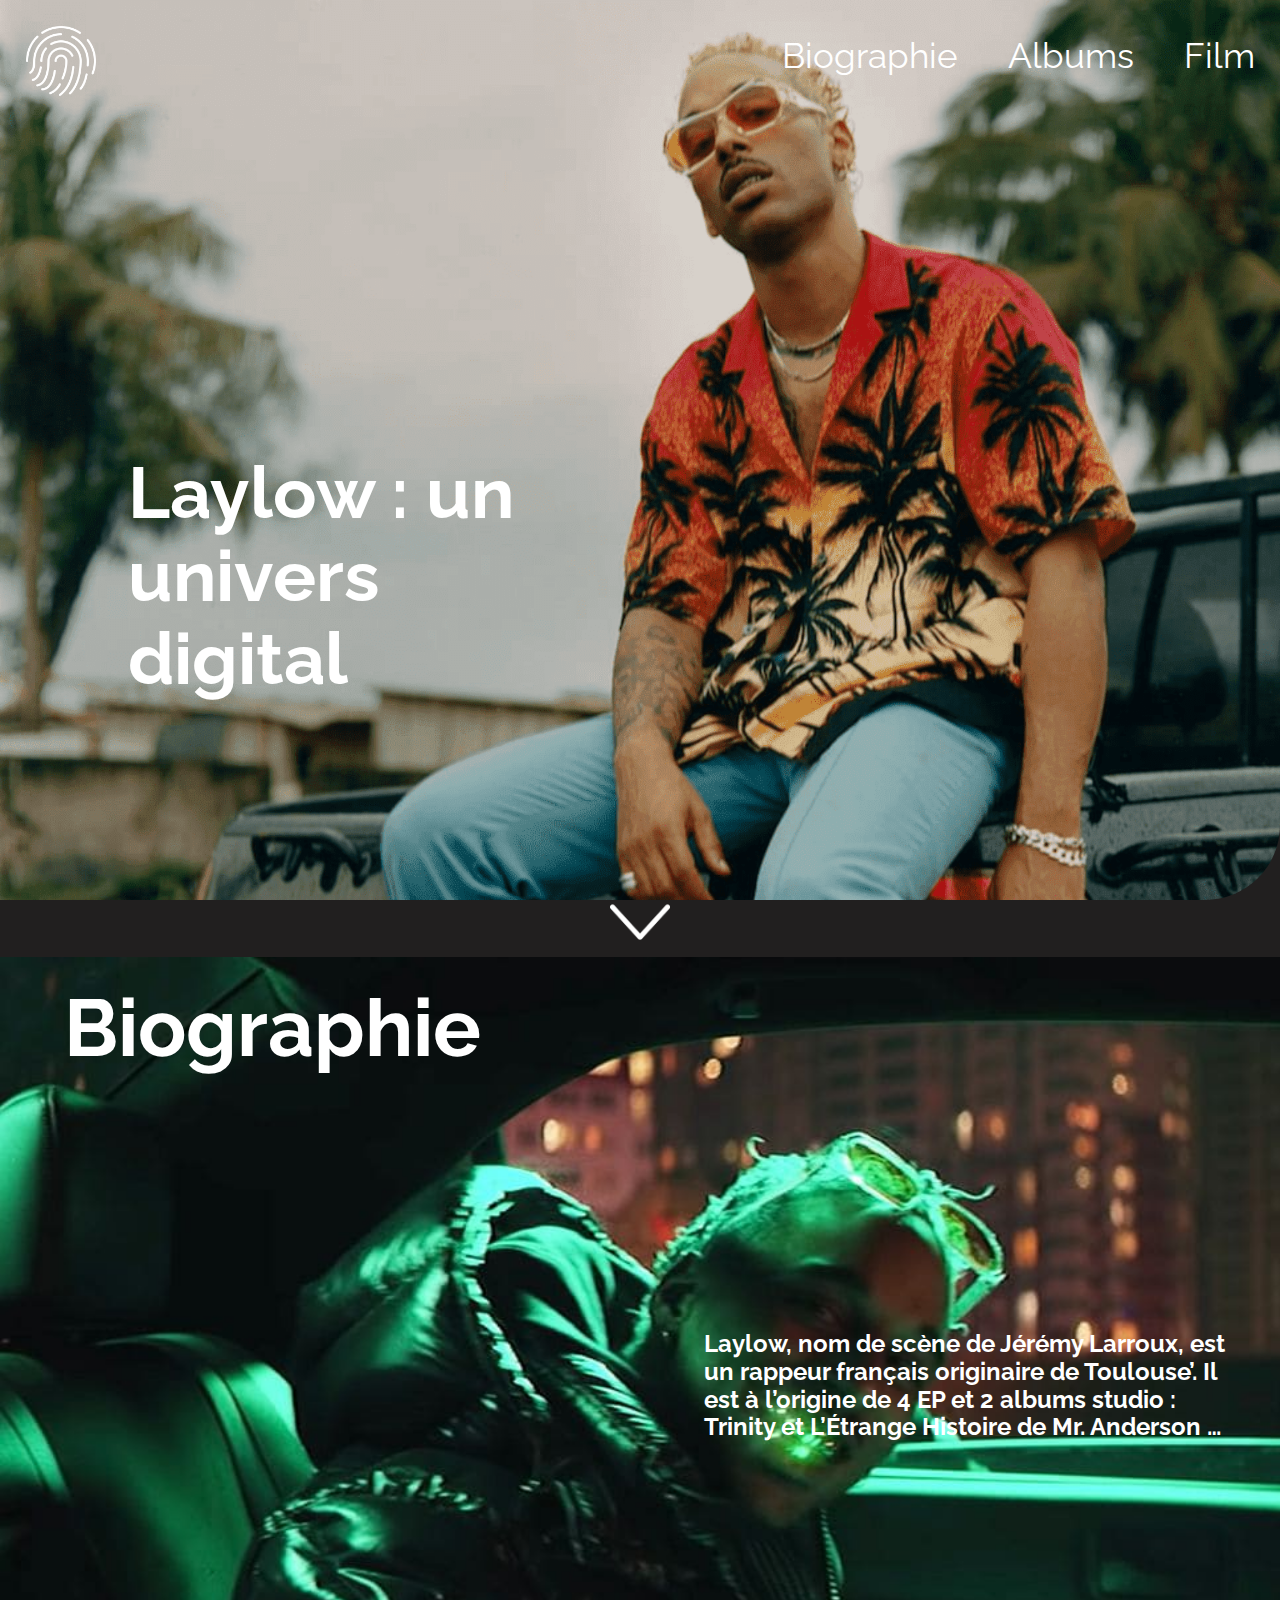
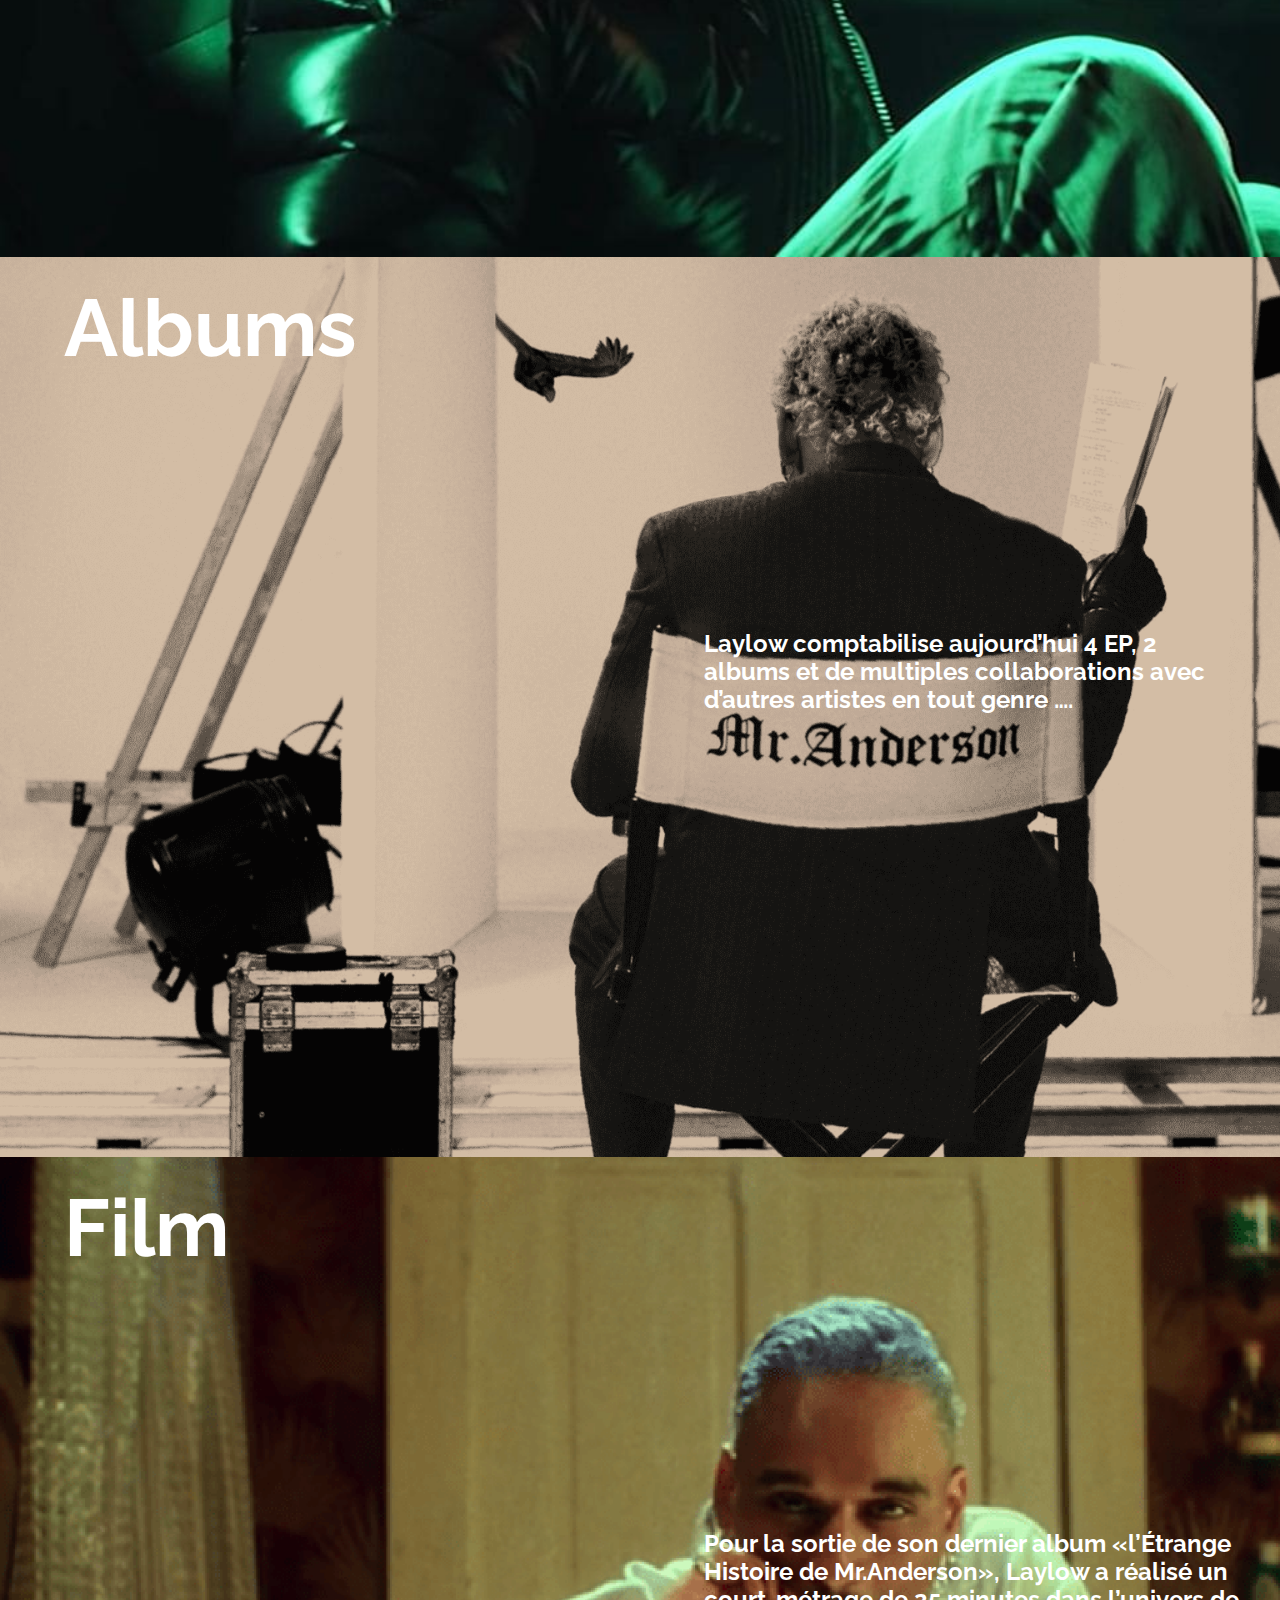
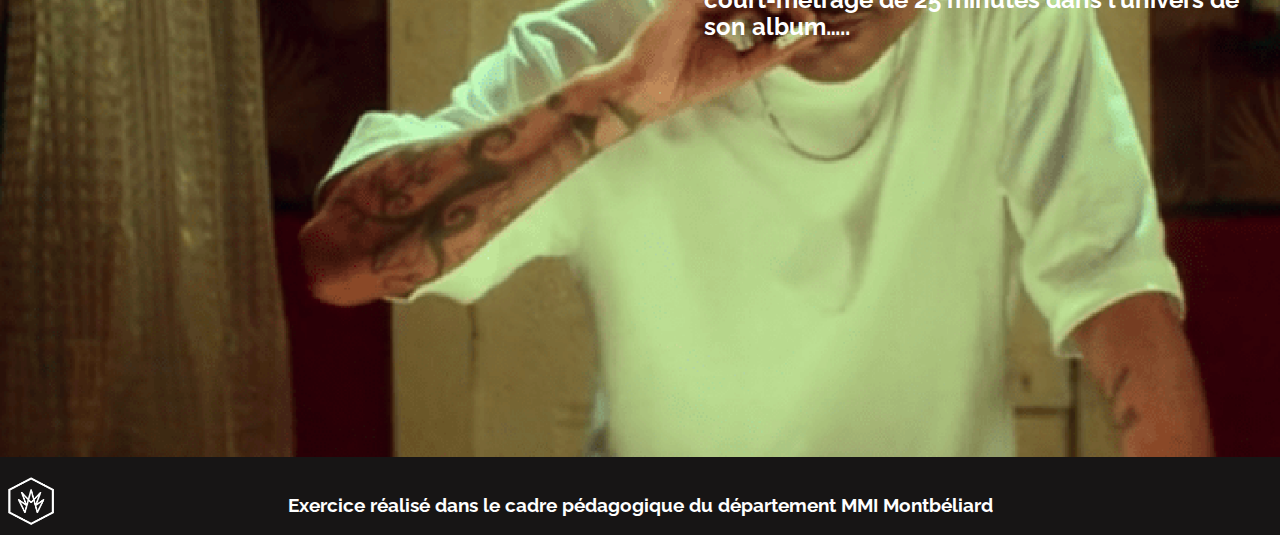
<file: index.html>
<!DOCTYPE html>
<html lang="fr">
<head>
    <meta charset="UTF-8">
    <title>Accueil</title>
    <link rel="stylesheet" href="src/css/styles.css">
    <link rel="stylesheet" href="src/css/normalize.css">
</head>
<header>
    <div class="background">
    <div class="entete">
        <div class="logo">
            <a href="index.html"><img src="public/img/icons/logo.png" alt="Logo du site" width="70" height="70"></a>
        </div>
        <div class="menu-phone">
            <div class="nav-toggle" onclick="document.documentElement.classList.toggle('menu-open')">
                <div class="nav-toggler-bar"></div>
            </div>
            <nav class="menu">
                <ul>
                    <li><a href="index.html">Accueil</a></li>
                    <li><a href="biographie.html">Biographie</a></li>
                    <li><a href="albums.html">Albums</a></li>
                    <li><a href="film.html">Film</a></li>
                </ul>
            </nav>
        </div>
    <ul>
        <li>
            <p>
                <a href="film.html">Film</a>
            </p>
        </li>
        <li>
            <p>
                <a href="albums.html">Albums</a>
            </p>
        </li>
        <li>
            <p>
                <a href="biographie.html">Biographie</a>
            </p>
        </li>
    </ul>
    </div>
    </div>
    <h1>
        Laylow : un univers digital
    </h1>

    <div class="fleche-bas">
        <img src="public/img/icons/fleche-bas.png" alt="Flèche Bas" width="60" height="60">
    </div>

</header>
<body>
<div class="biographie">
<h2>Biographie</h2>
    <h3>
        <a href="biographie.html">
        Laylow, nom de scène de Jérémy Larroux, est un rappeur français originaire de Toulouse’.
        Il est à l’origine de 4 EP et 2 albums studio : Trinity et L’Étrange Histoire de Mr. Anderson …
        </a>
    </h3>
</div>
<div class="albums">
    <h2>Albums</h2>
    <h3>
        <a href="albums.html">
        Laylow comptabilise aujourd’hui 4 EP, 2 albums et de multiples collaborations avec d’autres artistes en
        tout genre ….
    </a>
    </h3>
</div>
<div class="film">
    <h2>Film</h2>
    <h3><a href="film.html">
        Pour la sortie de son dernier album «l’Étrange Histoire de Mr.Anderson»,
        Laylow a réalisé un court-métrage de 25 minutes dans l’univers de son album…..
    </a>
    </h3>
</div>
</body>
<footer>
    <h3>
        Exercice réalisé dans le cadre pédagogique du département MMI Montbéliard
    </h3>
    <a href="http://mmimontbeliard.com/"><img src="public/img/icons/mmi.png" alt="Logo MMI" width="60" height="60"></a>
</footer>
</html>
</file>
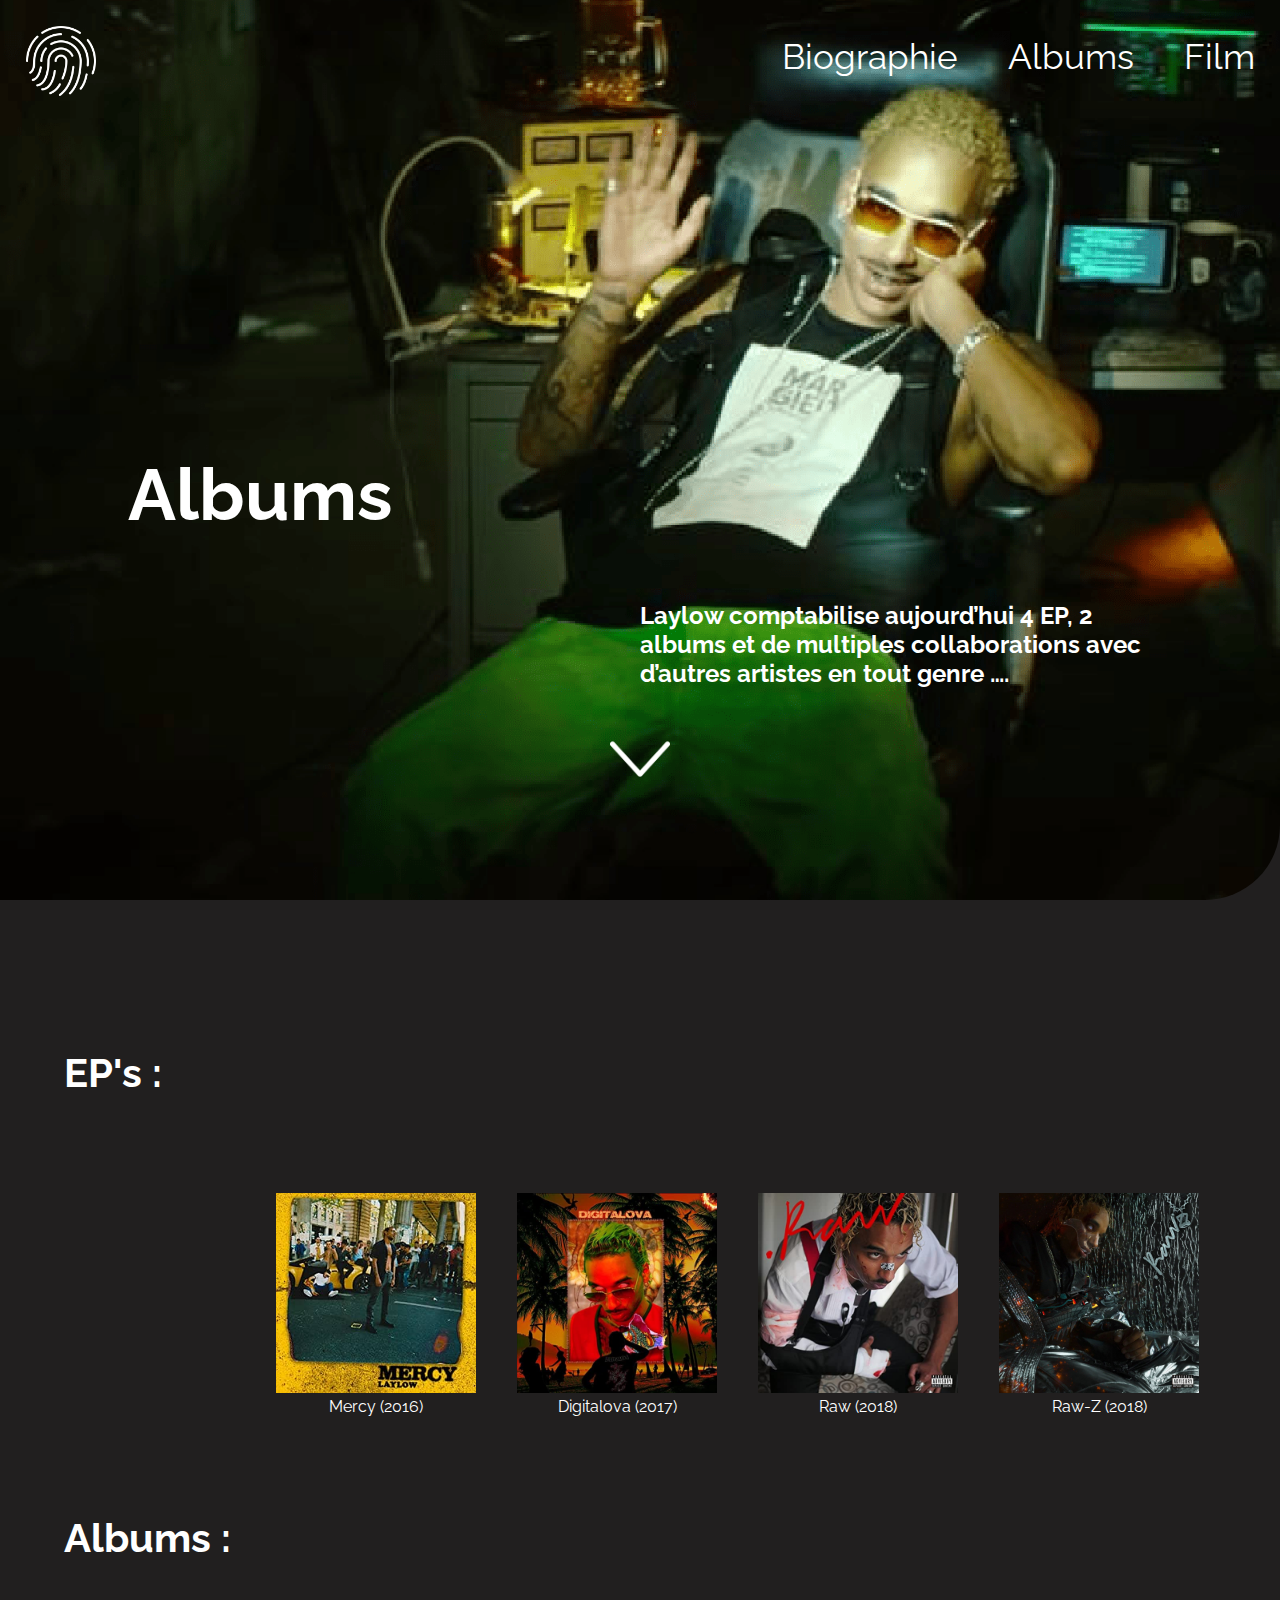
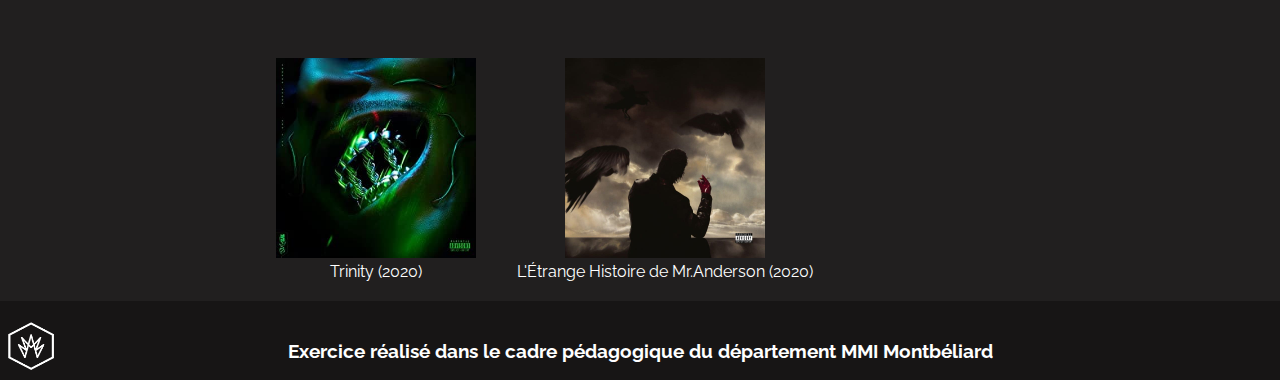
<file: albums.html>
<!DOCTYPE html>
<html lang="en">
<head>
    <meta charset="UTF-8">
    <title>Albums</title>
    <link rel="stylesheet" href="src/css/styles.css">
</head>
<header>
    <div class="background4">
        <div class="entete">
            <div class="logo">
                <a href="index.html"><img src="public/img/icons/logo.png" alt="Logo du site" width="70" height="70"></a>

            </div>
            <ul>
                <li>
                    <p>
                        <a href="film.html">Film</a>
                    </p>
                </li>
                <li>
                    <p>
                        <a href="albums.html">Albums</a>
                    </p>
                </li>
                <li>
                    <p>
                        <a href="biographie.html">Biographie</a>
                    </p>
                </li>
            </ul>
        </div>
    </div>
    <h1>
        Albums
    </h1>
    <h2>
        Laylow comptabilise aujourd’hui 4 EP, 2 albums et de multiples collaborations
        avec d’autres artistes en tout genre ….
    </h2>
    <div class="fleche-bas">
        <img src="public/img/icons/fleche-bas.png" alt="Flèche Bas" width="60" height="60">
    </div>
</header>
<body>
<div class="discographie">
    <h2>
        EP's :
    </h2>
    <ul>
        <li>
            <a href="https://open.spotify.com/album/3yGbz1c2lW1vRzLTPj5dZc?si=LfTg7k43Skic1MQ-TY-93A">
                <img src="public/img/covers/mercy.jpg" alt="pochette ep Mercy" width="200" height="200"></a>
            <figcaption>Mercy (2016)</figcaption>
        </li>
        <li>
            <a href="https://open.spotify.com/album/1Sk2hEmjHq7e4zZHREesak?si=QMAh4BVvQha5MEawQ9LYeg">
                <img src="public/img/covers/digitalova.jpg" alt="pochette ep digitalova" width="200" height="200"></a>
            <figcaption>Digitalova (2017)</figcaption>
        </li>
        <li>
            <a href="https://open.spotify.com/album/6gM8t0QBo0X7OZzodbugCc?si=GCF2fda9TjObePxhTIJ-aQ">
                <img src="public/img/covers/raw.jpg" alt="pochette ep Raw " width="200" height="200"></a>
            <figcaption>Raw (2018)</figcaption>
        </li>
        <li>
            <a href="https://open.spotify.com/album/3BAtncJK8r9YbmXjfDGP0J?si=80m_oodCR6utN9nSmAAveQ">
                <img src="public/img/covers/rawz.jpeg" alt="pochette ep raw-z" width="200" height="200"></a>
            <figcaption>Raw-Z (2018)</figcaption>
        </li>
    </ul>
    <h2>
        Albums :
    </h2>
    <ul>
        <li>
            <a href="https://open.spotify.com/album/0JMZmkRaNLaGUWayBrHOMa?si=IA5bZhPVReCHPQnEQusk4A">
                <img src="public/img/covers/trinity.jpg" alt="pochette album Trinity " width="200" height="200"></a>
            <figcaption>Trinity (2020)</figcaption>
        </li>
        <li>
            <a href="https://open.spotify.com/album/1LtG5P8cNErCsn1DZMVbrz?si=Sntpen4mQSSw-UlHkeED1Q">
                <img src="public/img/covers/anderson.jpeg" alt="pochette album LEHDMA" width="200" height="200"></a>
            <figcaption>L'Étrange Histoire de Mr.Anderson (2020)</figcaption>
        </li>
    </ul>
</div>
</body>
<footer>
    <h3>
        Exercice réalisé dans le cadre pédagogique du département MMI Montbéliard
    </h3>
    <a href="http://mmimontbeliard.com/"><img src="public/img/icons/mmi.png" alt="Logo MMI" width="60" height="60"></a>
</footer>
</html>
</file>
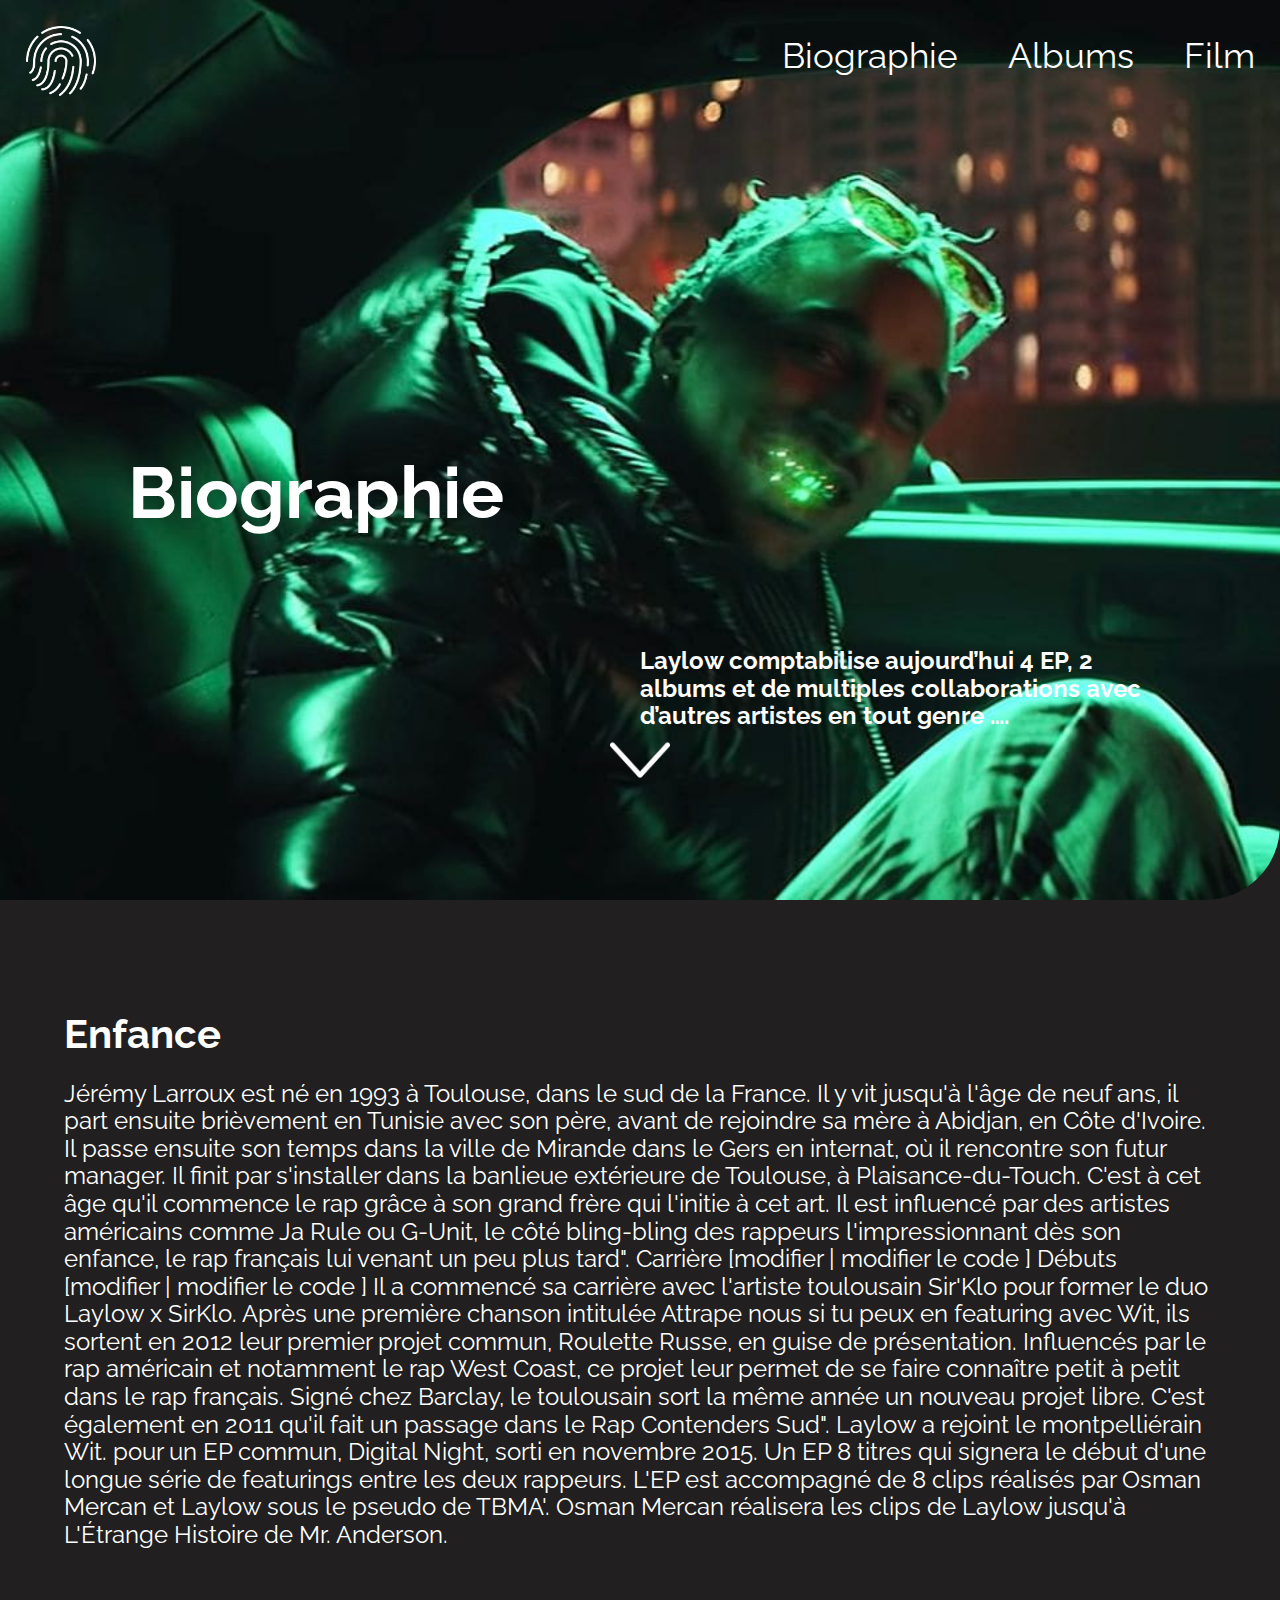
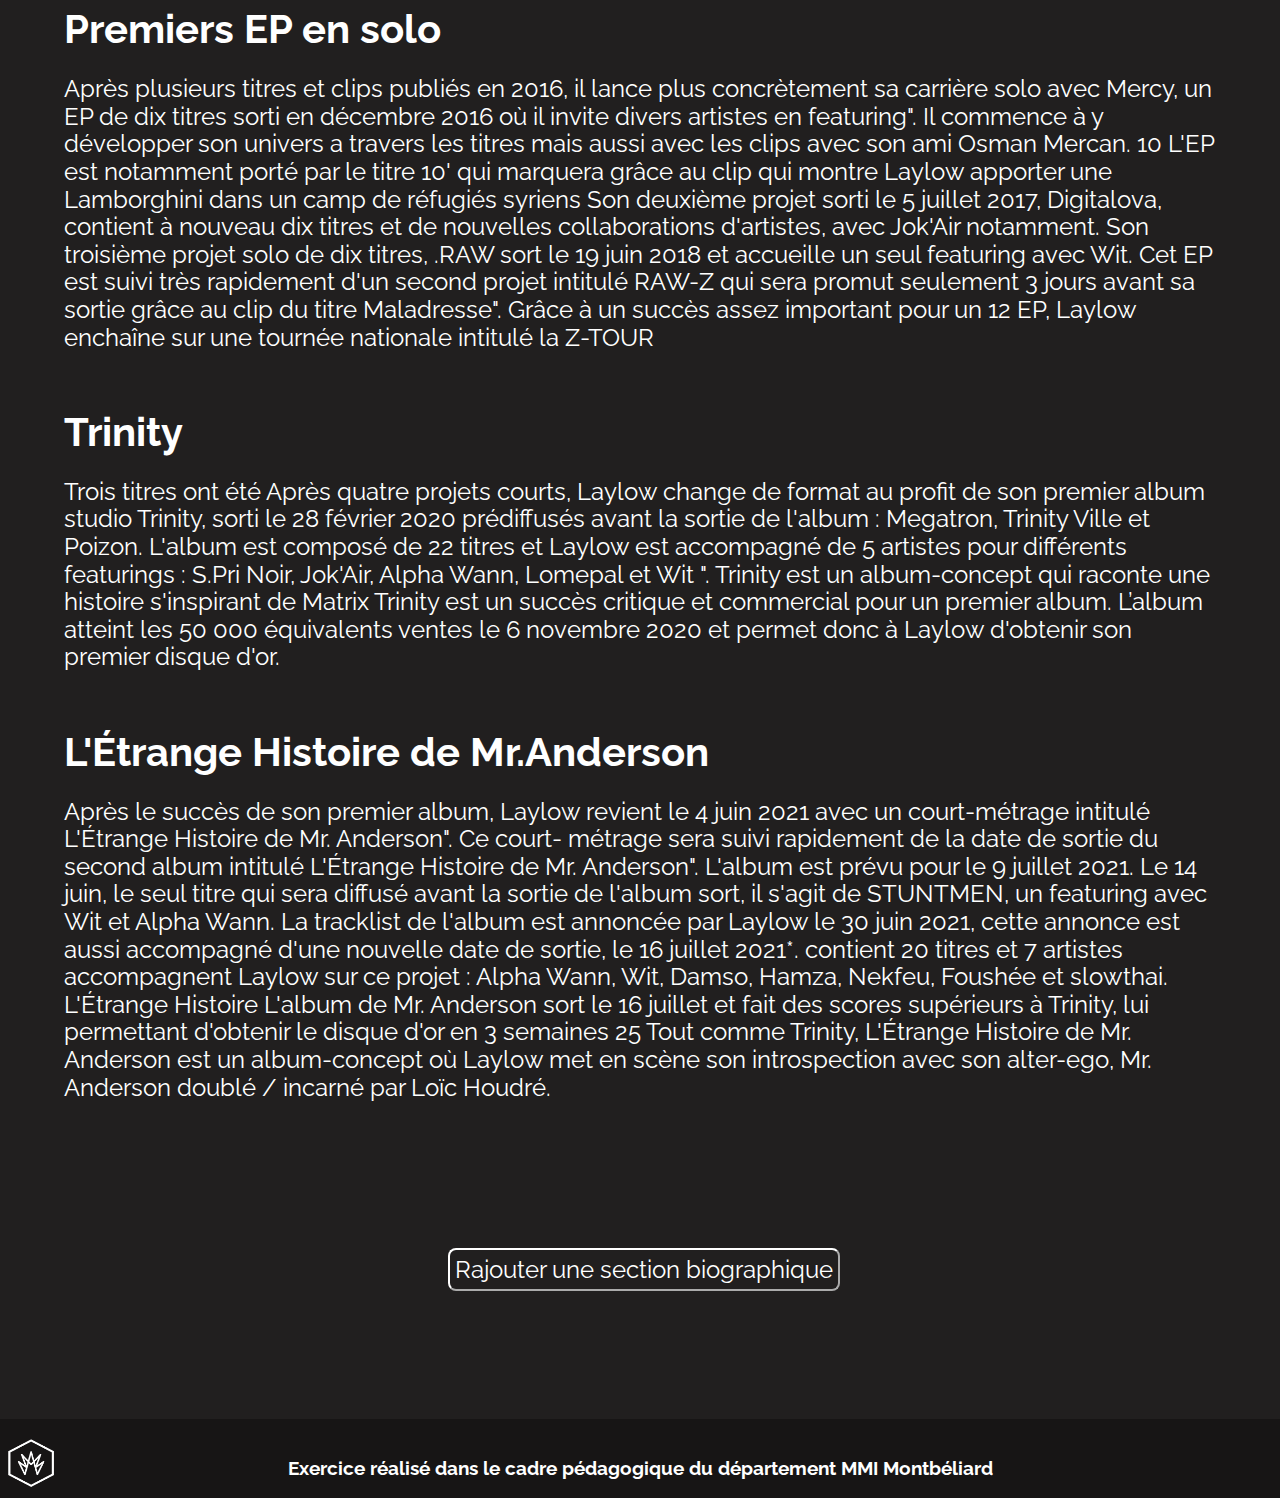
<file: biographie.html>
<!DOCTYPE html>
<html lang="en">
<head>
    <meta charset="UTF-8">
    <title>Title</title>
    <link rel="stylesheet" href="src/css/styles.css">
    <link rel="stylesheet" href="src/css/normalize.css">
</head>
<header>
    <div class="background2">
    <div class="entete">
        <div class="logo">
            <a href="index.html"><img src="public/img/icons/logo.png" alt="Logo du site" width="70" height="70"></a>

        </div>
        <ul>
            <li>
                <p>
                    <a href="film.html">Film</a>
                </p>
            </li>
            <li>
                <p>
                    <a href="albums.html">Albums</a>
                </p>
            </li>
            <li>
                <p>
                    <a href="biographie.html">Biographie</a>
                </p>
            </li>
        </ul>
    </div>
    </div>
    <h1>
        Biographie
    </h1>
    <h2>
        Laylow comptabilise aujourd’hui 4 EP, 2 albums et de multiples collaborations avec
        d’autres artistes en tout genre ….
    </h2>
    <div class="fleche-bas">
        <img src="public/img/icons/fleche-bas.png" alt="Flèche Bas" width="60" height="60">
    </div>
</header>
<body>
    <div class="bio">
        <h2>
            Enfance
        </h2>
        <p>
            Jérémy Larroux est né en 1993 à Toulouse, dans le sud de la France. Il y vit jusqu'à l'âge de neuf ans,
            il part ensuite brièvement en Tunisie avec son père, avant de rejoindre sa mère à Abidjan, en Côte d'Ivoire.
            Il passe ensuite son temps dans la ville de Mirande dans le Gers en internat, où il rencontre son futur manager.
            Il finit par s'installer dans la banlieue extérieure de Toulouse, à Plaisance-du-Touch. C'est à cet âge qu'il commence
            le rap grâce à son grand frère qui l'initie à cet art. Il est influencé par des artistes américains comme Ja Rule ou
            G-Unit, le côté bling-bling des rappeurs l'impressionnant dès son enfance, le rap français lui venant un peu plus
            tard". Carrière [modifier | modifier le code ] Débuts [modifier | modifier le code ] Il a commencé sa carrière avec
            l'artiste toulousain Sir'Klo pour former le duo Laylow x SirKlo. Après une première chanson intitulée Attrape nous
            si tu peux en featuring avec Wit, ils sortent en 2012 leur premier projet commun, Roulette Russe, en guise de
            présentation. Influencés par le rap américain et notamment le rap West Coast, ce projet leur permet de se faire
            connaître petit à petit dans le rap français. Signé chez Barclay, le toulousain sort la même année un nouveau projet
            libre. C'est également en 2011 qu'il fait un passage dans le Rap Contenders Sud". Laylow a rejoint le montpelliérain
            Wit. pour un EP commun, Digital Night, sorti en novembre 2015. Un EP 8 titres qui signera le début d'une longue série
            de featurings entre les deux rappeurs. L'EP est accompagné de 8 clips réalisés par Osman Mercan
            et Laylow sous le pseudo de TBMA'.
            Osman Mercan réalisera les clips de Laylow jusqu'à L'Étrange Histoire de Mr. Anderson. 
        </p>
        <h2>
            Premiers EP en solo
        </h2>
        <p>
            Après plusieurs titres et clips publiés en 2016, il lance plus concrètement sa carrière solo avec Mercy, un EP de
            dix titres sorti en décembre 2016 où il invite divers artistes en featuring". Il commence à y développer son univers
            a travers les titres mais aussi avec les clips avec son ami Osman Mercan. 10 L'EP est notamment porté par le titre 10'
            qui marquera grâce au clip qui montre Laylow apporter une Lamborghini dans un camp de réfugiés syriens Son deuxième
            projet sorti le 5 juillet 2017, Digitalova, contient à nouveau dix titres et de nouvelles collaborations d'artistes,
            avec Jok'Air notamment. Son troisième projet solo de dix titres, .RAW sort le 19 juin 2018 et accueille un seul
            featuring avec Wit. Cet EP est suivi très rapidement d'un second projet intitulé RAW-Z qui sera promut seulement
            3 jours avant sa sortie grâce au clip du titre Maladresse". Grâce à un succès assez important pour un 12 EP,
            Laylow enchaîne sur une tournée nationale intitulé la Z-TOUR
        </p>
        <h2>
            Trinity
        </h2>
        <p>
            Trois titres ont été Après quatre projets courts, Laylow change de format au profit de son premier album studio
            Trinity, sorti le 28 février 2020 prédiffusés avant la sortie de l'album : Megatron, Trinity Ville et Poizon. L'album
            est composé de 22 titres et Laylow est accompagné de 5 artistes pour différents featurings : S.Pri Noir, Jok'Air,
            Alpha Wann, Lomepal et Wit ". Trinity est un album-concept qui raconte une histoire s'inspirant de Matrix Trinity
            est un succès critique et commercial pour un premier album. L’album atteint les 50 000 équivalents ventes le
            6 novembre 2020 et permet donc à Laylow d'obtenir son premier disque d'or.
        </p>
        <h2>
            L'Étrange Histoire de Mr.Anderson
        </h2>
        <p>
            Après le succès de son premier album, Laylow revient le 4 juin 2021 avec un court-métrage intitulé L'Étrange
            Histoire de Mr. Anderson". Ce court- métrage sera suivi rapidement de la date de sortie du second album intitulé
            L'Étrange Histoire de Mr. Anderson". L'album est prévu pour le 9 juillet 2021. Le 14 juin, le seul titre qui sera
            diffusé avant la sortie de l'album sort, il s'agit de STUNTMEN, un featuring avec Wit et Alpha Wann. La tracklist
            de l'album est annoncée par Laylow le 30 juin 2021, cette annonce est aussi accompagné d'une nouvelle date de sortie,
            le 16 juillet 2021*. contient 20 titres et 7 artistes accompagnent Laylow sur ce projet : Alpha Wann, Wit, Damso,
            Hamza, Nekfeu, Foushée et slowthai. L'Étrange Histoire L'album de Mr. Anderson sort le 16 juillet et fait des scores
            supérieurs à Trinity, lui permettant d'obtenir le disque d'or en 3 semaines 25 Tout comme Trinity, L'Étrange
            Histoire de Mr. Anderson est un album-concept où Laylow met en scène son introspection
            avec son alter-ego, Mr. Anderson doublé / incarné par Loïc Houdré.
        </p>
    </div>
    <a href="formulaire.html"><button id="acces-formulaire" class="button">Rajouter une section biographique</button></a>

</body>
<footer>
    <h3>
        Exercice réalisé dans le cadre pédagogique du département MMI Montbéliard
    </h3>
    <a href="http://mmimontbeliard.com/"><img src="public/img/icons/mmi.png" alt="Logo MMI" width="60" height="60"></a>
</footer>
</html>
</file>
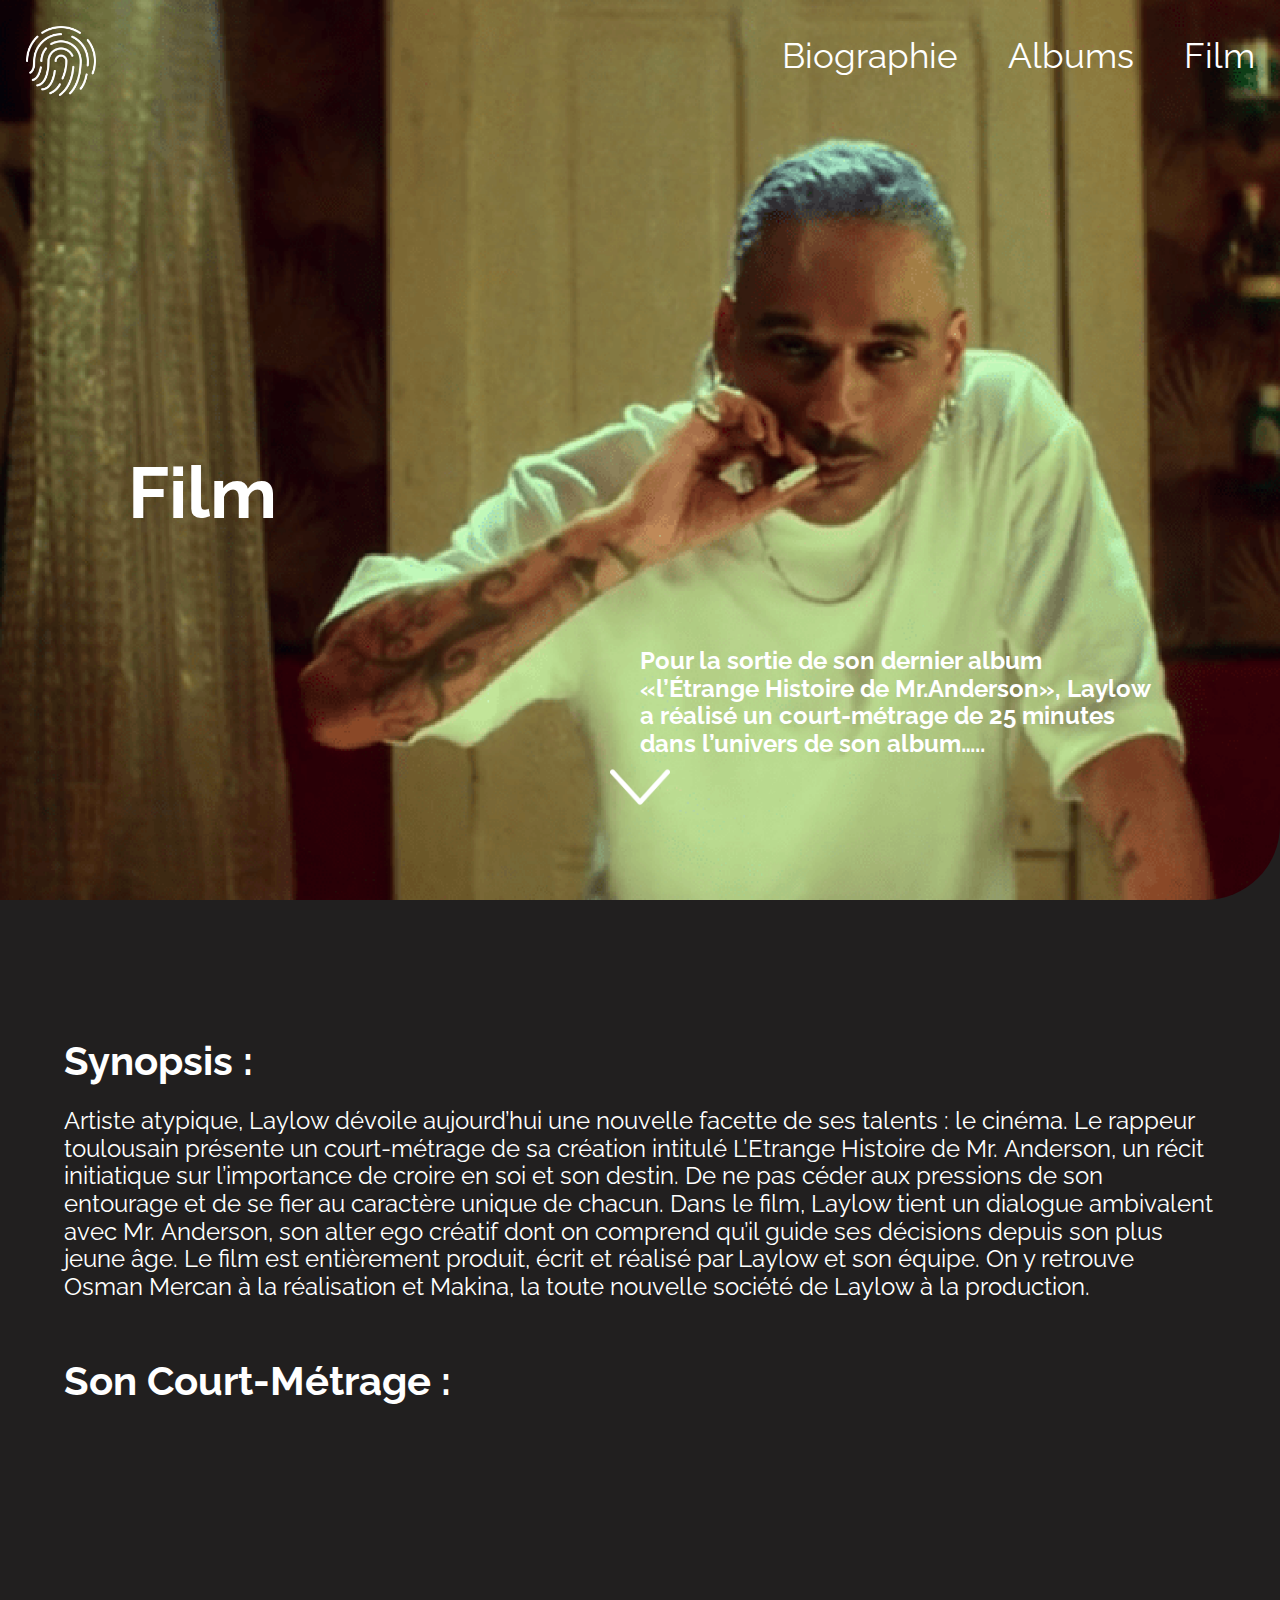
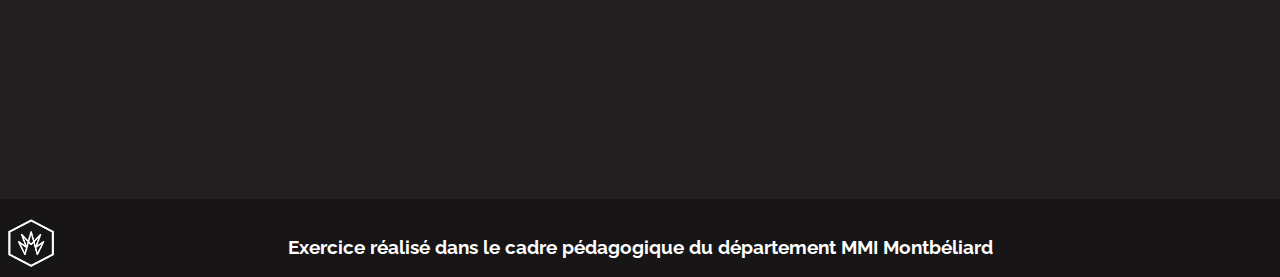
<file: film.html>
<!DOCTYPE html>
<html lang="en">
<head>
    <meta charset="UTF-8">
    <title>Film</title>
    <link rel="stylesheet" href="src/css/styles.css">
    <link rel="stylesheet" href="src/css/normalize.css">
</head>
<header>
    <div class="background5">
        <div class="entete">
            <div class="logo">
                <a href="index.html"><img src="public/img/icons/logo.png" alt="Logo du site" width="70" height="70"></a>

            </div>
            <ul>
                <li>
                    <p>
                        <a href="film.html">Film</a>
                    </p>
                </li>
                <li>
                    <p>
                        <a href="albums.html">Albums</a>
                    </p>
                </li>
                <li>
                    <p>
                        <a href="biographie.html">Biographie</a>
                    </p>
                </li>
            </ul>
        </div>
    </div>
    <h1>
        Film
    </h1>
    <h2>
        Pour la sortie de son dernier album «l’Étrange Histoire de Mr.Anderson»,
        Laylow a réalisé un court-métrage de 25 minutes dans l’univers de son album…..
    </h2>
    <div class="fleche-bas">
        <img src="public/img/icons/fleche-bas.png" alt="Flèche Bas" width="60" height="60">
    </div>
</header>
<body>
<div class="bio">
    <h2>
        Synopsis :
    </h2>
    <p>
        Artiste atypique, Laylow dévoile aujourd’hui une nouvelle facette de ses talents :
        le cinéma. Le rappeur toulousain présente un court-métrage de sa création intitulé L’Etrange
        Histoire de Mr. Anderson, un récit initiatique sur l’importance de croire en soi et son destin. De
        ne pas céder aux pressions de son entourage et de se fier au caractère unique de chacun. Dans le film,
        Laylow tient un dialogue ambivalent avec Mr. Anderson, son alter ego créatif dont on comprend qu’il
        guide ses décisions depuis son plus jeune âge. Le film est entièrement produit, écrit et réalisé par
        Laylow et son équipe.
        On y retrouve Osman Mercan à la réalisation et Makina, la toute nouvelle société de Laylow à la production.
    </p>
    <h2>
        Son Court-Métrage :
    </h2>
    <iframe width="560" height="315" src="https://www.youtube.com/embed/ZxNUiqd1JUM" title="YouTube video player"
            frameborder="0" allow="accelerometer; autoplay; clipboard-write;
     encrypted-media; gyroscope; picture-in-picture" allowfullscreen></iframe>
</div>
</body>
<footer>
    <h3>
        Exercice réalisé dans le cadre pédagogique du département MMI Montbéliard
    </h3>
    <a href="http://mmimontbeliard.com/"><img src="public/img/icons/mmi.png" alt="Logo MMI" width="60" height="60"></a>
</footer>
</html>
</file>
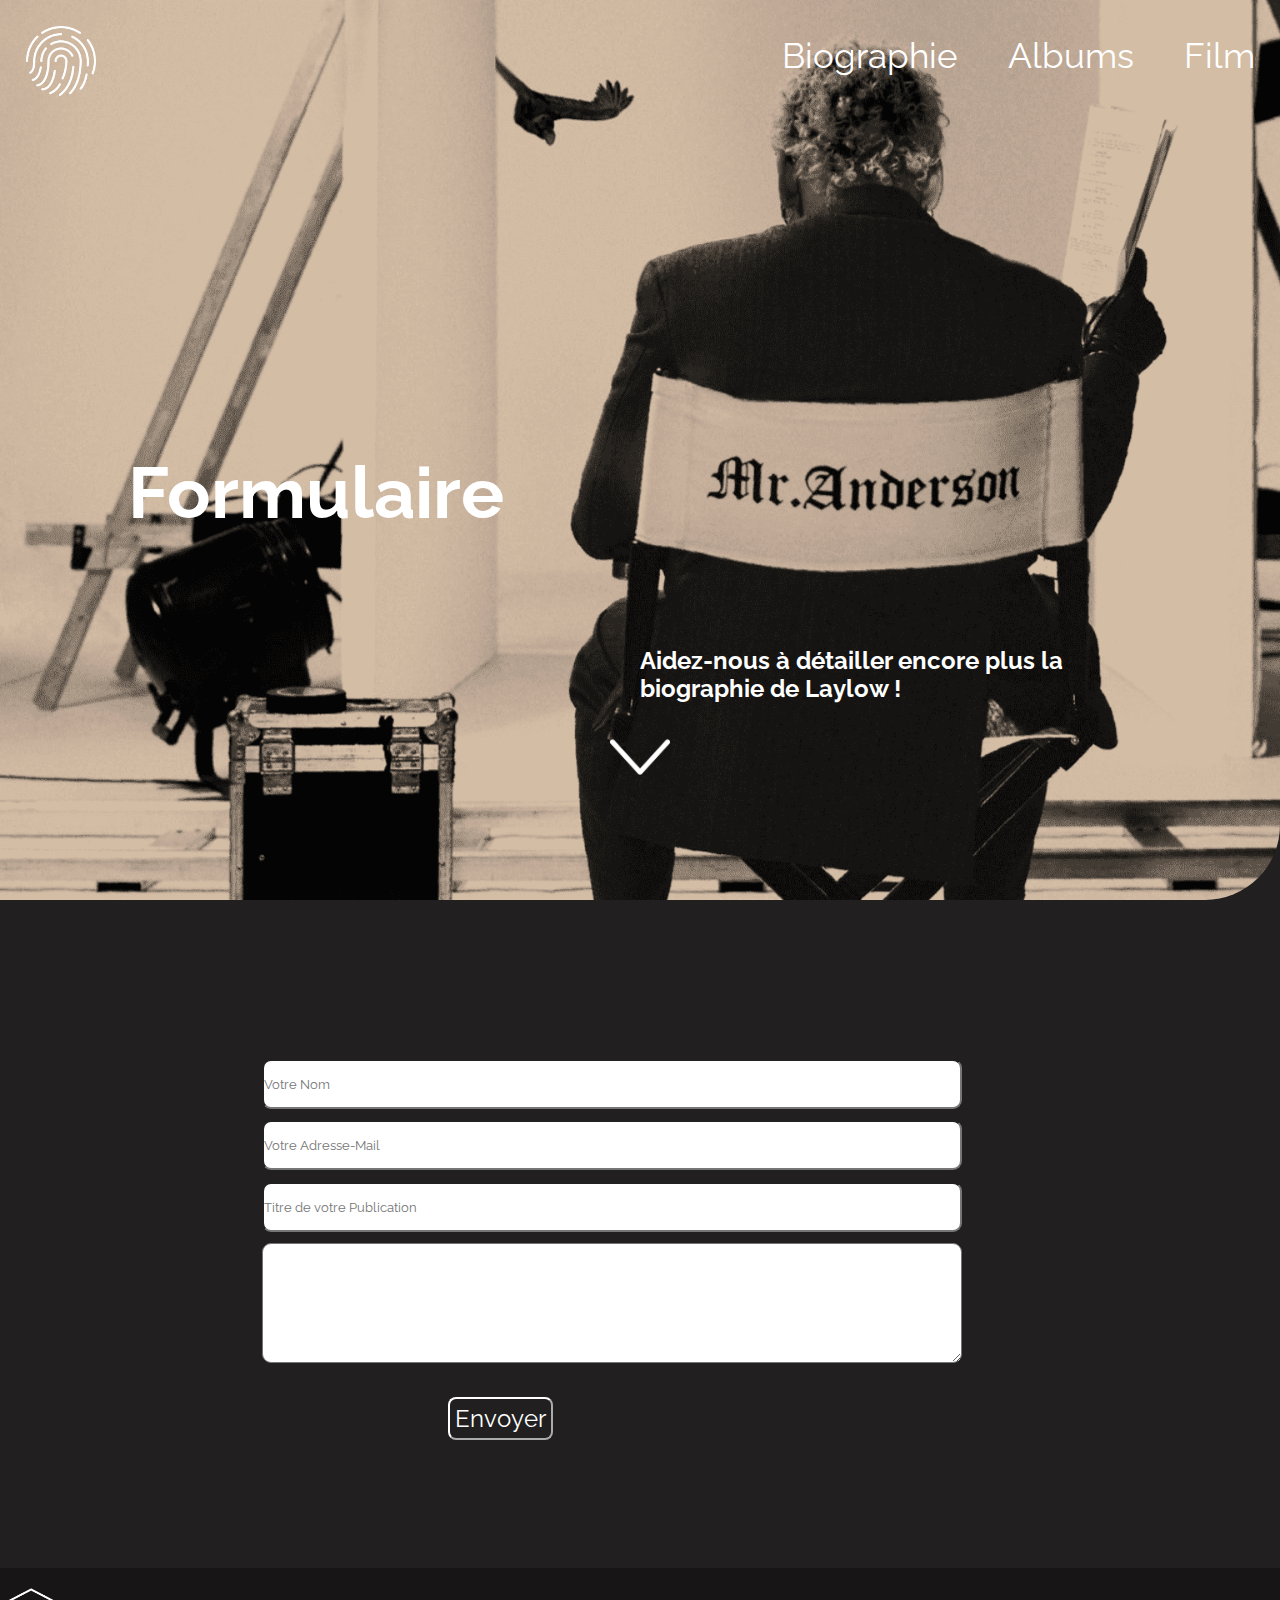
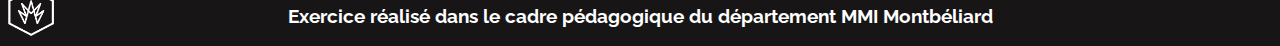
<file: formulaire.html>
<!DOCTYPE html>
<html lang="en">
<head>
    <meta charset="UTF-8">
    <title>Formulaire</title>
    <link rel="stylesheet" href="src/css/styles.css">
    <link rel="stylesheet" href="src/css/normalize.css">
</head>
<header>
    <div class="background3">
        <div class="entete">
            <div class="logo">
                <a href="index.html"><img src="public/img/icons/logo.png" alt="Logo du site" width="70" height="70"></a>

            </div>
            <ul>
                <li>
                    <p>
                        <a href="film.html">Film</a>
                    </p>
                </li>
                <li>
                    <p>
                        <a href="albums.html">Albums</a>
                    </p>
                </li>
                <li>
                    <p>
                        <a href="biographie.html">Biographie</a>
                    </p>
                </li>
            </ul>
        </div>
    </div>
    <h1>
        Formulaire
    </h1>
    <h2>
        Aidez-nous à détailler encore plus la biographie de Laylow !
    </h2>
    <div class="fleche-bas">
        <img src="public/img/icons/fleche-bas.png" alt="Flèche Bas" width="60" height="60">
    </div>
</header>
<body>

<form method="post">
    <section class="contacter">
        <ul>
            <li>
                <label for="name"></label>
                <input type="text" id="name" name="user_name" placeholder="Votre Nom"  />
            </li>
            <li>
                <label for="mail"></label>
                <input type="text" id="mail" name="user_name" placeholder="Votre Adresse-Mail" />
            </li>
            <li>
                <label for="title"></label>
                <i class="fas fa-asterisk"></i>
                <input type="email" id="title" name="user_mail" placeholder="Titre de votre Publication"/>
            </li>
            <li>
                <i class="message" ></i>
                <textarea id="msg" name="user_message"></textarea>
            </li>
        </ul>
    </section>
</form>
<a href="formulaire.html"><button id="acces-formulaire" class="button">Envoyer</button></a>
</body>
<footer>
    <h3>
        Exercice réalisé dans le cadre pédagogique du département MMI Montbéliard
    </h3>
    <a href="http://mmimontbeliard.com/"><img src="public/img/icons/mmi.png" alt="Logo MMI" width="60" height="60"></a>
</footer>
</html>
</file>
<file: src/css/styles.css>
@import url('https://fonts.googleapis.com/css2?family=Raleway:ital,wght@0,400;0,700;0,900;1,300&display=swap');

* {
    margin: 0;
    padding: 0;
    box-sizing: border-box;
}

html {
    background-color: #211F1F;
}

.logo {
    padding-left: 2%;
    padding-top: 2%;
}

.background {
    background-image: url("/public/img/desktop/laylow.png");
}

.background2 {
    background: url("/public/img/desktop/laylow2.jpeg");
}

.background3 {
    background-image: url("/public/img/desktop/laylow3.png");
}

.background4 {
    background-image: url("/public/img/desktop/laylow4.png");
}

.background5 {
    background-image: url("/public/img/desktop/laylow5.png");
}

.background, .background2, .background3, .background4, .background5 {
    height: 100vh;
    background-size: cover;
    background-attachment: scroll;
    margin: 0;
    padding: 0;
    border-radius:0 0 75px  0;
}



header>.background>.entete>ul, header>.background2>.entete>ul,
header>.background3>.entete>ul, header>.background4>.entete>ul,
header>.background5>.entete>ul{
    margin-top: -5%;
}

header>h2 {
    float: right;
    font-family: Raleway;
    color: white;
    margin-top: 5%;
    padding-left: 50%;
    padding-right: 10%;
}

header>.background>.entete>ul>li, header>.background2>.entete>ul>li, header>.background3>.entete>ul>li,
header>.background4>.entete>ul>li, header>.background5>.entete>ul>li {
    list-style-type: none;
    display:inline-block;
    margin: 0 25px;
    text-align: center;
    float: right;
}

header>.background>.entete>ul>li>p>a, header>.background2>.entete>ul>li>p>a, header>.background3>.entete>ul>li>p>a,
header>.background4>.entete>ul>li>p>a, header>.background5>.entete>ul>li>p>a,
.biographie>h2, .biographie>h3,.albums>h2, .film>h2, .albums>h3, .film>h3  {
    font-family: Raleway;
    text-decoration: none;
    color: white;
    border: none;

}

header>.background>.entete>ul>li>p>a, header>.background2>.entete>ul>li>p>a,
header>.background3>.entete>ul>li>p>a, header>.background4>.entete>ul>li>p>a,
header>.background5>.entete>ul>li>p>a {
    font-size: 35px;
}

header>h1 {
    margin-top: -35%;
    margin-left: 10%;
    padding-right: 55%;
    color: white;
    font-size: 4.5em;
    font-family: "Raleway";
}

.fleche-bas {
    text-align: center;
    margin-top: 15%;
}

.biographie, .albums, .film {
    height: 100vh;
    background-size: cover;
    background-attachment: scroll;
    padding: 0;
}

.biographie {
    background-image: url("/public/img/desktop/laylow2.jpeg");
}

.albums {
    background-image: url("/public/img/desktop/laylow3.png");
}

.film {
    background-image: url("/public/img/desktop/laylow5.png");
}

.biographie>h2, .albums>h2, .film>h2 {
    font-size: 5em;
    margin-left: 5%;
    padding-top: 2%;
}

.biographie>h3, .albums>h3, .film>h3{
    font-size: 1.5em;
    float: right;
    margin-right: 3%;
    padding-left: 55%;
    padding-top: 20%;
}

.biographie>h3>a,.albums>h3>a, .film>h3>a {
    text-decoration: none;
    color: white;
}

footer {
    background-color: #171515;
}



footer>h3 {
    text-align: center;
    font-family: Raleway;
    color: white;
    padding-top: 3%;
}

footer>a>img {
    margin-top: -5%;
}

@media (min-width: 768px) {
    .menu-phone {
        display: none;
    }
}

@media (max-width: 768px) {
    .entete {
        display: none;
    }
    .background {
        display: none;
    }


}

.bio, .discographie h2 {
    margin-top: 11%;
    padding: 5%;
}


.bio>h2, .discographie h2 {
    font-size: 2.5em;
    font-family: Raleway;
    color: white;
    margin-top: 1%;
    margin-bottom: 1%;
}

.bio>p {
    font-size: 1.5em;
    font-family: Raleway;
    color: white;
    margin-top: 2%;
    margin-bottom: 5%;
}

.button {
    font-family: 'Raleway', sans-serif;
    border-radius: 8px;
    padding: 5px;
    display: flex;
    text-align: center;
    font-size: 1.5em;
    text-decoration: none;
    cursor: pointer;
    background-color: transparent;
    border-color: white;
    color: white;
    margin-bottom: 10%;
    margin-left: 35%;
}


body>a {
    text-decoration: none;
}

.contacter {
    margin-top: 20%;
}

.contacter>ul {
    text-align: center;
    font-size: 2em;
}

.contacter>ul>li {
    font-family: Raleway;
    margin-left: 10%;
    list-style-type: none;

}

.button {
    margin-top: 2%;
}


input, textarea {
    font-family: Raleway;
    border-radius: 9px;
    width: 700px;
    margin-left: -185px;
    height: 50px;
    margin-top: 1%;
}

textarea {
    height: 9em;
}

.discographie {
    margin-top: 15%;

}

.discographie>ul>li {
    margin: 2%;
}

.discographie>ul {
    width: auto;
    display: flex;
    align-items: center;
    text-align: center;
    list-style-type: none;
    padding-left: 20%;
}

figcaption {
    color: white;
    font-family: Raleway;

}

iframe {
    text-align: center;
    margin-left: 30%;

}

.nav-toggle {
    width: 100px;
    height: 120px;
    position: fixed;
    top: 21px;
    right: 26px;
    display: flex;
    align-items: center;
    justify-content: center;
    z-index: 2;
}

.nav-toggler-bar,
.nav-toggler-bar::before,
.nav-toggler-bar::after {
    content: "";
    background-color: #fffff0;
    border-radius: 100px;
    width: 100%;
    height: 7px;
    position: absolute;
    left: 0;
    transition: all .4s ease-in-out ;
}

.nav-toggler-bar::before {
    top: -25px;
}

.nav-toggler-bar::after {
    top: 25px;
}

.menu-open .nav-toggler-bar {
    transform: rotate(135deg);
    background-color: white;
}

.menu-open .nav-toggler-bar::before,
.menu-open .nav-toggler-bar::after{
    transform: rotate(90deg);
    background-color: white;
    top: 0;
}




/* Menu  */

.menu {
    background-color: #23365b;
    position: fixed;
    top: 0;
    left: 0;
    bottom: 0;
    right: 0;
    display: flex;
    align-items: center;
    justify-content: center;
    transform: translateX(113vw );
    transition: all .4s;
    z-index: 1;
}

.menu-open .menu {
    transform: translateX(0);
}

.menu-open,
.menu-open body {
    overflow: hidden;
}

.menu ul {
    list-style: none;
    margin: 0;
    padding: 0;
    font-size: 2.3rem;
    text-transform: unset;
}

.menu li {
    margin-bottom: 30px;
    transform: translate(30px);
    opacity: 0;
    transition: all .1s ease;
    font-family: "Archivo Black", sans-serif;
    margin-top: 100px;
    text-align: center;
    margin-right: 65px;
}

.menu a {
    color: white;
}

.menu-open .menu li {
    opacity: 1;
    font-size: 85px;
}

.menu-open .menu li:nth-child(n+1) {transition-delay: .25s;}
.menu-open .menu li:nth-child(n+2) {transition-delay: .3s;}
.menu-open .menu li:nth-child(n+3) {transition-delay: .35s;}
.menu-open .menu li:nth-child(n+4) {transition-delay: .4s;}
.menu-open .menu li:nth-child(n+5) {transition-delay: .45s;}
.menu-open .menu li:nth-child(n+6) {transition-delay: .5s;}
</file>
